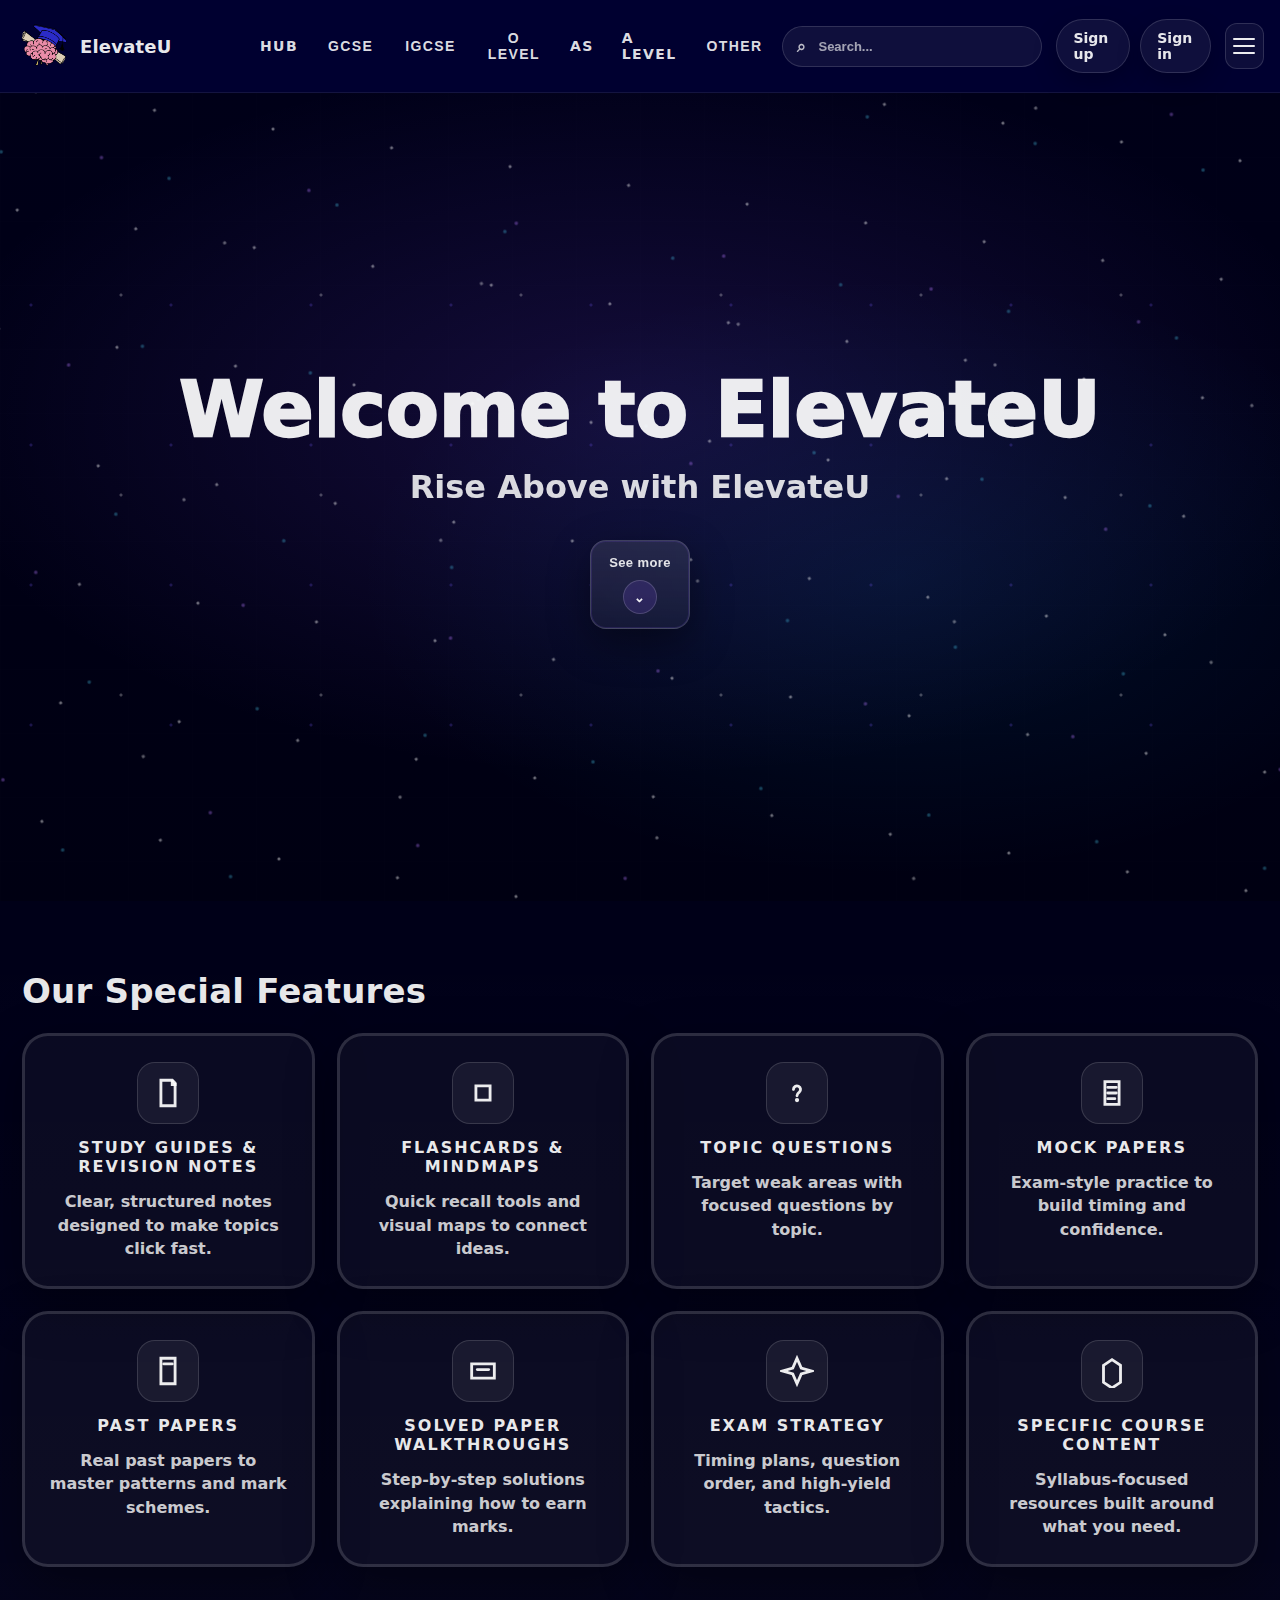
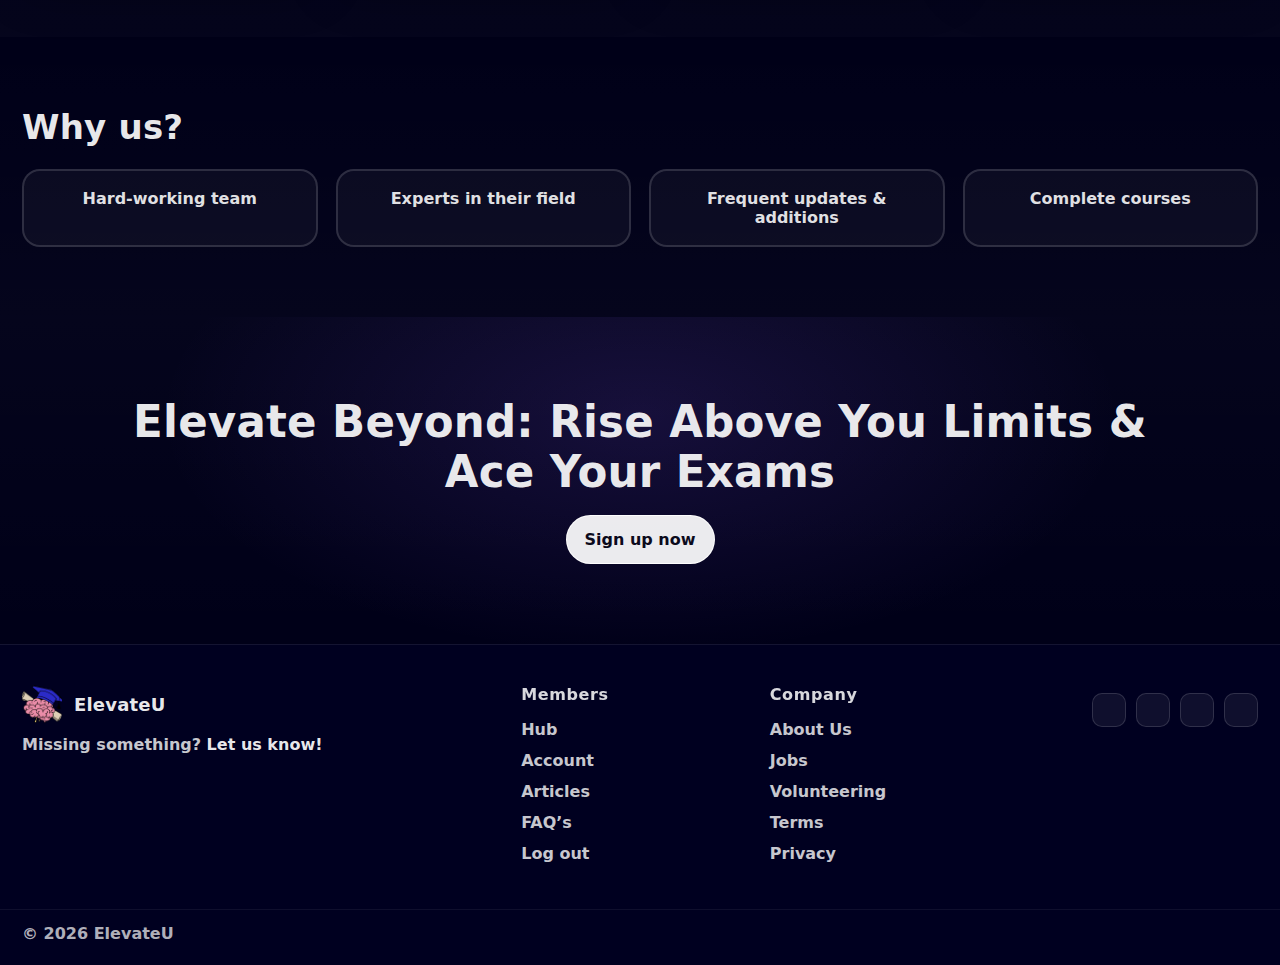
<file: index.html>
<!DOCTYPE html>
<html lang="en">
<head>
  <meta charset="UTF-8" />
  <title>ElevateU</title>
  <meta name="viewport" content="width=device-width, initial-scale=1" />
  <link rel="stylesheet" href="./styles.css" />
</head>

<body>
  <!-- HEADER -->
  <header class="eu-header">
    <div class="eu-header-inner">

      <!-- Brand -->
      <a class="eu-brand" href="/">
        <img class="eu-logo" src="./assets/elevateu-logo.png" alt="ElevateU logo">
        <span class="eu-brand-text">ElevateU</span>
      </a>

      <!-- Center Nav -->
      <nav class="eu-nav" aria-label="Primary">
        <a class="eu-nav-link" href="/hub">HUB</a>

        <!-- GCSE -->
        <div class="eu-nav-item">
          <button class="eu-nav-btn" type="button" data-dd="gcse">GCSE</button>
          <div class="eu-dropdown" id="dd-gcse" aria-label="GCSE dropdown">
            <div class="eu-dd-header">
              <div class="eu-dd-title">GCSE</div>
            </div>

            <div class="eu-dd-grid">
              <div class="eu-dd-col">
                <div class="eu-dd-subtitle">Subjects</div>
                <div class="eu-dd-scroll">
                  <a class="eu-dd-link" href="#">Biology</a>
                  <a class="eu-dd-link" href="#">Chemistry</a>
                  <a class="eu-dd-link" href="#">Combined Science</a>
                  <a class="eu-dd-link" href="#">Computer Science</a>
                  <a class="eu-dd-link" href="#">English Language</a>
                  <a class="eu-dd-link" href="#">English Literature</a>
                  <a class="eu-dd-link" href="#">French</a>
                  <a class="eu-dd-link" href="#">Geography</a>
                  <a class="eu-dd-link" href="#">German</a>
                  <a class="eu-dd-link" href="#">History</a>
                  <a class="eu-dd-link" href="#">Latin</a>
                  <a class="eu-dd-link" href="#">Mathematics</a>
                  <a class="eu-dd-link" href="#">Physical Education</a>
                  <a class="eu-dd-link" href="#">Physics</a>
                  <a class="eu-dd-link" href="#">Religious Studies</a>
                  <a class="eu-dd-link" href="#">Statistics</a>
                </div>
              </div>

              <div class="eu-dd-col">
                <div class="eu-dd-subtitle">Other Subjects (Past Papers only)</div>
                <div class="eu-dd-scroll">
                  <a class="eu-dd-link" href="#">Ancient History</a>
                  <a class="eu-dd-link" href="#">Arabic</a>
                  <a class="eu-dd-link" href="#">Art and Design</a>
                  <a class="eu-dd-link" href="#">Astronomy</a>
                  <a class="eu-dd-link" href="#">Biblical Hebrew</a>
                  <a class="eu-dd-link" href="#">Built Environment</a>
                  <a class="eu-dd-link" href="#">Business</a>
                  <a class="eu-dd-link" href="#">Chinese</a>
                  <a class="eu-dd-link" href="#">Citizenship Studies</a>
                  <a class="eu-dd-link" href="#">Classical Civilisation</a>
                  <a class="eu-dd-link" href="#">Classical Greek</a>
                  <a class="eu-dd-link" href="#">Dance</a>
                  <a class="eu-dd-link" href="#">Design and Technology</a>
                  <a class="eu-dd-link" href="#">Digital Technology</a>
                  <a class="eu-dd-link" href="#">Drama</a>
                  <a class="eu-dd-link" href="#">Electronics</a>
                  <a class="eu-dd-link" href="#">Film Studies</a>
                  <a class="eu-dd-link" href="#">Food Preparation and Nutrition</a>
                  <a class="eu-dd-link" href="#">Geology</a>
                  <a class="eu-dd-link" href="#">Greek</a>
                  <a class="eu-dd-link" href="#">Gujarati</a>
                  <a class="eu-dd-link" href="#">Health & Social Care / Children's Care</a>
                  <a class="eu-dd-link" href="#">Hebrew (Modern)</a>
                  <a class="eu-dd-link" href="#">ICT</a>
                  <a class="eu-dd-link" href="#">Italian</a>
                  <a class="eu-dd-link" href="#">Japanese</a>
                  <a class="eu-dd-link" href="#">Media Studies</a>
                  <a class="eu-dd-link" href="#">Music</a>
                  <a class="eu-dd-link" href="#">Panjabi</a>
                  <a class="eu-dd-link" href="#">Persian</a>
                  <a class="eu-dd-link" href="#">Polish</a>
                  <a class="eu-dd-link" href="#">Psychology</a>
                  <a class="eu-dd-link" href="#">Russian</a>
                  <a class="eu-dd-link" href="#">Sociology</a>
                  <a class="eu-dd-link" href="#">Spanish</a>
                  <a class="eu-dd-link" href="#">Turkish</a>
                  <a class="eu-dd-link" href="#">Urdu</a>
                  <a class="eu-dd-link" href="#">Welsh Language</a>
                </div>
              </div>
            </div>
          </div>
        </div>

        <!-- IGCSE -->
        <div class="eu-nav-item">
          <button class="eu-nav-btn" type="button" data-dd="igcse">IGCSE</button>
          <div class="eu-dropdown" id="dd-igcse" aria-label="IGCSE dropdown">
            <div class="eu-dd-header">
              <div class="eu-dd-title">IGCSE</div>
            </div>

            <div class="eu-dd-grid">
              <div class="eu-dd-col">
                <div class="eu-dd-subtitle">Subjects</div>
                <div class="eu-dd-scroll">
                  <a class="eu-dd-link" href="#">Biology</a>
                  <a class="eu-dd-link" href="#">Chemistry</a>
                  <a class="eu-dd-link" href="#">Combined/Double Science</a>
                  <a class="eu-dd-link" href="#">Computer Science</a>
                  <a class="eu-dd-link" href="#">Co-ordinated Sciences</a>
                  <a class="eu-dd-link" href="#">English - First Language</a>
                  <a class="eu-dd-link" href="#">English - Literature in English</a>
                  <a class="eu-dd-link" href="#">French</a>
                  <a class="eu-dd-link" href="#">Further Pure Mathematics</a>
                  <a class="eu-dd-link" href="#">Geography</a>
                  <a class="eu-dd-link" href="#">German</a>
                  <a class="eu-dd-link" href="#">History</a>
                  <a class="eu-dd-link" href="#">Mathematics</a>
                  <a class="eu-dd-link" href="#">Physical Education</a>
                  <a class="eu-dd-link" href="#">Physics</a>
                  <a class="eu-dd-link" href="#">Religious Studies</a>
                </div>
              </div>

              <div class="eu-dd-col">
                <div class="eu-dd-subtitle">Other Subjects (Past Papers only)</div>
                <div class="eu-dd-scroll">
                  <a class="eu-dd-link" href="#">Accounting</a>
                  <a class="eu-dd-link" href="#">Afrikaans - Second Language</a>
                  <a class="eu-dd-link" href="#">Agriculture</a>
                  <a class="eu-dd-link" href="#">Arabic - First Language</a>
                  <a class="eu-dd-link" href="#">Arabic - Foreign Language</a>
                  <a class="eu-dd-link" href="#">Art & Design</a>
                  <a class="eu-dd-link" href="#">Bangla</a>
                  <a class="eu-dd-link" href="#">Bangladesh Studies</a>
                  <a class="eu-dd-link" href="#">Bahasa Indonesia</a>
                  <a class="eu-dd-link" href="#">Business</a>
                  <a class="eu-dd-link" href="#">Business Studies</a>
                  <a class="eu-dd-link" href="#">Chinese - First Language</a>
                  <a class="eu-dd-link" href="#">Chinese - Second Language</a>
                  <a class="eu-dd-link" href="#">Commerce</a>
                  <a class="eu-dd-link" href="#">Design & Technology</a>
                  <a class="eu-dd-link" href="#">Drama</a>
                  <a class="eu-dd-link" href="#">Economics</a>
                  <a class="eu-dd-link" href="#">English (as 2nd Language)</a>
                  <a class="eu-dd-link" href="#">Greek as a First Language</a>
                  <a class="eu-dd-link" href="#">Human Biology</a>
                  <a class="eu-dd-link" href="#">ICT</a>
                  <a class="eu-dd-link" href="#">Islamic Studies</a>
                  <a class="eu-dd-link" href="#">Media Studies</a>
                  <a class="eu-dd-link" href="#">Pakistan Studies</a>
                  <a class="eu-dd-link" href="#">Psychology</a>
                  <a class="eu-dd-link" href="#">Sinhala</a>
                  <a class="eu-dd-link" href="#">Spanish - First Language</a>
                  <a class="eu-dd-link" href="#">Spanish - Foreign Language</a>
                  <a class="eu-dd-link" href="#">Swahili</a>
                  <a class="eu-dd-link" href="#">Tamil</a>
                  <a class="eu-dd-link" href="#">Travel & Tourism</a>
                </div>
              </div>
            </div>
          </div>
        </div>

        <!-- O LEVEL -->
        <div class="eu-nav-item">
          <button class="eu-nav-btn" type="button" data-dd="olevel">O LEVEL</button>
          <div class="eu-dropdown" id="dd-olevel" aria-label="O Level dropdown">
            <div class="eu-dd-header">
              <div class="eu-dd-title">O LEVEL</div>
            </div>

            <div class="eu-dd-grid">
              <div class="eu-dd-col">
                <div class="eu-dd-subtitle">Subjects</div>
                <div class="eu-dd-scroll">
                  <a class="eu-dd-link" href="#">Accounting - 7707</a>
                  <a class="eu-dd-link" href="#">Additional Mathematics - 4037</a>
                  <a class="eu-dd-link" href="#">Biology - 5090</a>
                  <a class="eu-dd-link" href="#">Business - 7081</a>
                  <a class="eu-dd-link" href="#">Business Studies - 7115</a>
                  <a class="eu-dd-link" href="#">Chemistry - 5070</a>
                  <a class="eu-dd-link" href="#">Combined Science - 5129</a>
                  <a class="eu-dd-link" href="#">Computer Science - 2210</a>
                  <a class="eu-dd-link" href="#">Economics - 2281</a>
                  <a class="eu-dd-link" href="#">English Language - 1123</a>
                  <a class="eu-dd-link" href="#">French - 3015</a>
                  <a class="eu-dd-link" href="#">Geography - 2217</a>
                  <a class="eu-dd-link" href="#">History - 2147</a>
                  <a class="eu-dd-link" href="#">Literature in English - 2010</a>
                  <a class="eu-dd-link" href="#">Mathematics (Syllabus D) - 4024</a>
                  <a class="eu-dd-link" href="#">Physics - 5054</a>
                  <a class="eu-dd-link" href="#">Religious Studies - 2048</a>
                  <a class="eu-dd-link" href="#">Statistics - 4040</a>
                </div>
              </div>

              <div class="eu-dd-col">
                <div class="eu-dd-subtitle">Other Subjects (Past Papers only)</div>
                <div class="eu-dd-scroll">
                  <a class="eu-dd-link" href="#">Agriculture - 5038</a>
                  <a class="eu-dd-link" href="#">Arabic - 3180</a>
                  <a class="eu-dd-link" href="#">Art & Design - 6090</a>
                  <a class="eu-dd-link" href="#">Bangladesh Studies - 7094</a>
                  <a class="eu-dd-link" href="#">Bengali - 3204</a>
                  <a class="eu-dd-link" href="#">Biblical Studies - 2035</a>
                  <a class="eu-dd-link" href="#">Commerce - 7100</a>
                  <a class="eu-dd-link" href="#">Design & Technology - 6043</a>
                  <a class="eu-dd-link" href="#">Environmental Management - 5014</a>
                  <a class="eu-dd-link" href="#">Fashion & Textiles - 6130</a>
                  <a class="eu-dd-link" href="#">Food & Nutrition - 6065</a>
                  <a class="eu-dd-link" href="#">Global Perspectives - 2069</a>
                  <a class="eu-dd-link" href="#">Hinduism - 2055</a>
                  <a class="eu-dd-link" href="#">Islamic Studies - 2068</a>
                  <a class="eu-dd-link" href="#">Islamiyat - 2058</a>
                  <a class="eu-dd-link" href="#">Marine Science - 5180</a>
                  <a class="eu-dd-link" href="#">Pakistan Studies - 2059</a>
                  <a class="eu-dd-link" href="#">Sociology - 2251</a>
                  <a class="eu-dd-link" href="#">Tamil - 3226</a>
                  <a class="eu-dd-link" href="#">Travel & Tourism - 7096</a>
                  <a class="eu-dd-link" href="#">Urdu - First Language - 3247</a>
                  <a class="eu-dd-link" href="#">Urdu - Second Language - 3248</a>
                </div>
              </div>
            </div>
          </div>
        </div>

        <a class="eu-nav-link" href="/as">AS</a>
        <a class="eu-nav-link" href="/a-level">A LEVEL</a>

        <!-- OTHER -->
        <div class="eu-nav-item">
          <button class="eu-nav-btn" type="button" data-dd="other">OTHER</button>
          <div class="eu-dropdown" id="dd-other" aria-label="Other dropdown">
            <div class="eu-dd-header">
              <div class="eu-dd-title">Other</div>
            </div>

            <div class="eu-dd-grid">
              <div class="eu-dd-col">
                <div class="eu-dd-subtitle">Level 2</div>
                <div class="eu-dd-scroll">
                  <a class="eu-dd-link" href="#">AQA Further Maths</a>
                  <a class="eu-dd-link" href="#">WJEC Additional Maths</a>
                </div>

                <div class="eu-dd-divider"></div>

                <div class="eu-dd-subtitle">Level 3</div>
                <div class="eu-dd-scroll">
                  <a class="eu-dd-link" href="#">OCR FSMQ Additional Maths</a>
                </div>
              </div>

              <div class="eu-dd-col">
                <div class="eu-dd-subtitle">Locked</div>
                <div class="eu-dd-scroll">
                  <a class="eu-dd-link locked" href="#"><span class="lock">🔒</span> University Advice</a>
                  <a class="eu-dd-link locked" href="#"><span class="lock">🔒</span> Admissions Test</a>
                  <a class="eu-dd-link locked" href="#"><span class="lock">🔒</span> Personal Statement</a>
                  <a class="eu-dd-link locked" href="#"><span class="lock">🔒</span> Interviews</a>
                </div>
              </div>
            </div>

          </div>
        </div>
      </nav>

      <!-- Right side -->
      <div class="eu-right">
        <div class="eu-search">
          <span class="eu-search-icon" aria-hidden="true">⌕</span>
          <input class="eu-search-input" type="search" placeholder="Search..." aria-label="Search">
        </div>

        <!-- ✅ Sign up always goes to /sign-up -->
        <div class="eu-auth">
          <a class="eu-auth-link" href="./sign-up.html">Sign up</a>
          <a class="eu-auth-link" href="/sign-in">Sign in</a>
        </div>

        <button class="eu-burger" id="euBurger" type="button" aria-label="Menu" aria-expanded="false">
          <span></span><span></span><span></span>
        </button>
      </div>
    </div>

    <!-- Drawer -->
    <div class="eu-drawer" id="euDrawer" aria-hidden="true">
      <div class="eu-drawer-inner">
        <div class="eu-drawer-section">
          <div class="eu-drawer-title">Menu</div>
          <a class="eu-drawer-link" href="/hub">Hub</a>
          <a class="eu-drawer-link" href="/articles">Articles</a>
          <a class="eu-drawer-link" href="/about">About Us</a>
          <a class="eu-drawer-link" href="/contact">Contact Us</a>
          <a class="eu-drawer-link" href="/faqs">FAQ’s</a>
          <a class="eu-drawer-link" href="/support-volunteering">Support & Volunteering</a>
          <a class="eu-drawer-link" href="/suggestions">Suggestions</a>
          <a class="eu-drawer-link" href="/news">News and Updates Page</a>
          <a class="eu-drawer-link" href="/privacy-terms">Privacy Policy and Terms of Service Page</a>
        </div>

        <div class="eu-drawer-section">
          <div class="eu-drawer-title">Account</div>
          <a class="eu-drawer-link" href="./sign-up.html">Sign up</a>
          <a class="eu-drawer-link" href="/sign-in">Sign in</a>
        </div>
      </div>
    </div>
  </header>

  <!-- HERO -->
  <section class="eu-hero">
    <div class="eu-hero-inner">
      <h1 class="eu-hero-title">Welcome to ElevateU</h1>
      <div class="eu-hero-kicker">Rise Above with ElevateU</div>

      <button class="eu-scroll" type="button" data-scrollto="#features">
        <span class="eu-scroll-text">See more</span>
        <span class="eu-scroll-arrow" aria-hidden="true">⌄</span>
      </button>
    </div>
  </section>

  <!-- FEATURES -->
  <section class="eu-section" id="features">
    <div class="eu-container">
      <h2 class="eu-h2">Our Special Features</h2>

      <!-- ✅ ALL 8 CARDS NOW LINK TO /sign-up -->
      <div class="eu-cards">
        <a class="eu-card" href="./sign-up.html">
          <div class="eu-card-icon" aria-hidden="true">
            <svg viewBox="0 0 24 24" fill="none">
              <path d="M7 3h8l2 2v16H7V3Z" stroke="currentColor" stroke-width="2" />
              <path d="M15 3v3h3" stroke="currentColor" stroke-width="2" />
            </svg>
          </div>
          <div class="eu-card-title">Study Guides & Revision Notes</div>
          <div class="eu-card-text">Clear, structured notes designed to make topics click fast.</div>
        </a>

        <a class="eu-card" href="./sign-up.html">
          <div class="eu-card-icon" aria-hidden="true">
            <svg viewBox="0 0 24 24" fill="none">
              <path d="M7 7h10v10H7V7Z" stroke="currentColor" stroke-width="2"/>
            </svg>
          </div>
          <div class="eu-card-title">Flashcards & Mindmaps</div>
          <div class="eu-card-text">Quick recall tools and visual maps to connect ideas.</div>
        </a>

        <a class="eu-card" href="./sign-up.html">
          <div class="eu-card-icon" aria-hidden="true">
            <svg viewBox="0 0 24 24" fill="none">
              <path d="M12 17h.01" stroke="currentColor" stroke-width="3" stroke-linecap="round"/>
              <path d="M9.5 9.5a2.5 2.5 0 1 1 4.1 1.9c-.8.6-1.6 1.2-1.6 2.6" stroke="currentColor" stroke-width="2" stroke-linecap="round"/>
            </svg>
          </div>
          <div class="eu-card-title">Topic Questions</div>
          <div class="eu-card-text">Target weak areas with focused questions by topic.</div>
        </a>

        <a class="eu-card" href="./sign-up.html">
          <div class="eu-card-icon" aria-hidden="true">
            <svg viewBox="0 0 24 24" fill="none">
              <path d="M7 4h10v16H7V4Z" stroke="currentColor" stroke-width="2"/>
              <path d="M9 8h6M9 12h6M9 16h5" stroke="currentColor" stroke-width="2" stroke-linecap="round"/>
            </svg>
          </div>
          <div class="eu-card-title">Mock Papers</div>
          <div class="eu-card-text">Exam-style practice to build timing and confidence.</div>
        </a>

        <a class="eu-card" href="./sign-up.html">
          <div class="eu-card-icon" aria-hidden="true">
            <svg viewBox="0 0 24 24" fill="none">
              <path d="M7 3h10v18H7V3Z" stroke="currentColor" stroke-width="2"/>
              <path d="M9 7h6" stroke="currentColor" stroke-width="2" stroke-linecap="round"/>
            </svg>
          </div>
          <div class="eu-card-title">Past Papers</div>
          <div class="eu-card-text">Real past papers to master patterns and mark schemes.</div>
        </a>

        <a class="eu-card" href="./sign-up.html">
          <div class="eu-card-icon" aria-hidden="true">
            <svg viewBox="0 0 24 24" fill="none">
              <path d="M4 7h16v10H4V7Z" stroke="currentColor" stroke-width="2"/>
              <path d="M8 11h8" stroke="currentColor" stroke-width="2" stroke-linecap="round"/>
            </svg>
          </div>
          <div class="eu-card-title">Solved Paper Walkthroughs</div>
          <div class="eu-card-text">Step-by-step solutions explaining how to earn marks.</div>
        </a>

        <a class="eu-card" href="./sign-up.html">
          <div class="eu-card-icon" aria-hidden="true">
            <svg viewBox="0 0 24 24" fill="none">
              <path d="M12 3l3 7 7 2-7 2-3 7-3-7-7-2 7-2 3-7Z" stroke="currentColor" stroke-width="2"/>
            </svg>
          </div>
          <div class="eu-card-title">Exam Strategy</div>
          <div class="eu-card-text">Timing plans, question order, and high-yield tactics.</div>
        </a>

        <a class="eu-card" href="./sign-up.html">
          <div class="eu-card-icon" aria-hidden="true">
            <svg viewBox="0 0 24 24" fill="none">
              <path d="M6 8l6-4 6 4v12l-6 4-6-4V8Z" stroke="currentColor" stroke-width="2"/>
            </svg>
          </div>
          <div class="eu-card-title">Specific Course Content</div>
          <div class="eu-card-text">Syllabus-focused resources built around what you need.</div>
        </a>
      </div>
    </div>
  </section>

  <!-- WHY US -->
  <section class="eu-section">
    <div class="eu-container">
      <h2 class="eu-h2">Why us?</h2>

      <div class="eu-why-grid">
        <div class="eu-why-box">Hard-working team</div>
        <div class="eu-why-box">Experts in their field</div>
        <div class="eu-why-box">Frequent updates & additions</div>
        <div class="eu-why-box">Complete courses</div>
      </div>
    </div>
  </section>

  <!-- CTA -->
  <section class="eu-cta">
    <div class="eu-cta-inner">
      <h2 class="eu-cta-title">Elevate Beyond: Rise Above You Limits & Ace Your Exams</h2>
      <!-- ✅ CTA now definitely links to /sign-up -->
      <a class="eu-cta-btn" href="./sign-up.html">Sign up now</a>
    </div>
  </section>

  <!-- FOOTER -->
  <footer class="eu-footer">
    <div class="eu-footer-inner">
      <div>
        <div class="eu-footer-logoRow">
          <img class="eu-footer-logo" src="./assets/elevateu-logo.png" alt="ElevateU logo">
          <div class="eu-footer-brand">ElevateU</div>
        </div>
        <div class="eu-footer-note">Missing something? <a href="/suggestions">Let us know!</a></div>
      </div>

      <div class="eu-footer-cols">
        <div>
          <div class="eu-footer-title">Members</div>
          <a class="eu-footer-link" href="/hub">Hub</a>
          <a class="eu-footer-link" href="/account">Account</a>
          <a class="eu-footer-link" href="/articles">Articles</a>
          <a class="eu-footer-link" href="/faqs">FAQ’s</a>
          <a class="eu-footer-link" href="/sign-in">Log out</a>
        </div>

        <div>
          <div class="eu-footer-title">Company</div>
          <a class="eu-footer-link" href="/about">About Us</a>
          <a class="eu-footer-link" href="/jobs">Jobs</a>
          <a class="eu-footer-link" href="/support-volunteering">Volunteering</a>
          <a class="eu-footer-link" href="/privacy-terms">Terms</a>
          <a class="eu-footer-link" href="/privacy-terms">Privacy</a>
        </div>
      </div>

      <div>
        <div class="eu-social-row">
          <a class="eu-social" href="#" aria-label="Social 1"></a>
          <a class="eu-social" href="#" aria-label="Social 2"></a>
          <a class="eu-social" href="#" aria-label="Social 3"></a>
          <a class="eu-social" href="#" aria-label="Social 4"></a>
        </div>
      </div>
    </div>

    <div class="eu-footer-bottom">© <span id="year"></span> ElevateU</div>
  </footer>

  <script>
    // year
    document.getElementById("year").textContent = new Date().getFullYear();

    // smooth scroll
    document.addEventListener("click", (e) => {
      const btn = e.target.closest("[data-scrollto]");
      if(btn){
        const sel = btn.getAttribute("data-scrollto");
        const el = document.querySelector(sel);
        if(el) el.scrollIntoView({behavior:"smooth"});
      }
    });

    // hamburger drawer
    const burger = document.getElementById("euBurger");
    const drawer = document.getElementById("euDrawer");

    burger.addEventListener("click", () => {
      const open = drawer.classList.toggle("show");
      burger.classList.toggle("open", open);
      burger.setAttribute("aria-expanded", String(open));
      drawer.setAttribute("aria-hidden", String(!open));
    });

    // dropdowns
    const ddButtons = document.querySelectorAll("[data-dd]");
    const dropdowns = new Map();
    ddButtons.forEach(btn => {
      const key = btn.getAttribute("data-dd");
      const dd = document.getElementById("dd-" + key);
      if(dd) dropdowns.set(btn, dd);
    });

    function closeAllDropdowns(){
      dropdowns.forEach((dd, btn) => {
        dd.classList.remove("show");
        btn.classList.remove("is-open");
      });
    }

    ddButtons.forEach(btn => {
      btn.addEventListener("click", (e) => {
        e.stopPropagation();
        const dd = dropdowns.get(btn);
        const isOpen = dd.classList.contains("show");
        closeAllDropdowns();
        if(!isOpen){
          dd.classList.add("show");
          btn.classList.add("is-open");
        }
      });
    });

    // close dropdowns on outside click / escape
    document.addEventListener("click", () => closeAllDropdowns());
    document.addEventListener("keydown", (e) => {
      if(e.key === "Escape"){
        closeAllDropdowns();
        drawer.classList.remove("show");
        burger.classList.remove("open");
        burger.setAttribute("aria-expanded", "false");
        drawer.setAttribute("aria-hidden", "true");
      }
    });

    // prevent clicks inside dropdown from closing
    dropdowns.forEach((dd) => {
      dd.addEventListener("click", (e) => e.stopPropagation());
    });
  </script>
</body>
</html>
</file>
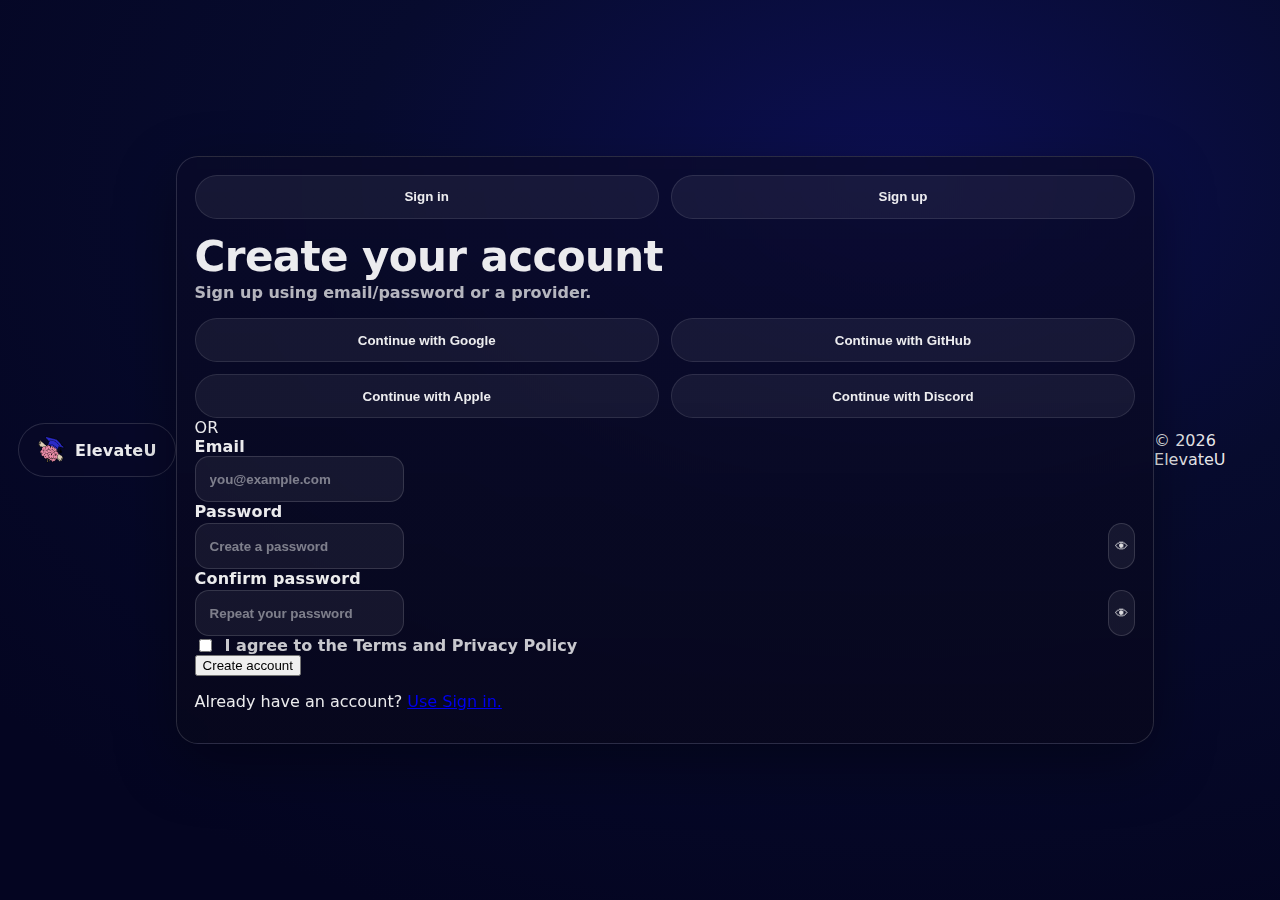
<file: auth.html>
<!DOCTYPE html>
<html lang="en">
<head>
  <meta charset="UTF-8" />
  <title>ElevateU • Auth</title>
  <meta name="viewport" content="width=device-width, initial-scale=1" />
  <link rel="stylesheet" href="./auth.css" />
</head>
<body>

  <main class="auth-page">
    <div class="auth-topbrand">
      <a class="auth-brand" href="./index.html" aria-label="Back to ElevateU">
        <img src="./assets/elevateu-logo.png" alt="ElevateU logo" />
        <span>ElevateU</span>
      </a>
    </div>

    <section class="auth-card" aria-label="Authentication">
      <div class="auth-tabs" role="tablist" aria-label="Auth tabs">
        <button class="auth-tab" type="button" id="tab-signin" role="tab" aria-selected="false" aria-controls="panel-signin">
          Sign in
        </button>
        <button class="auth-tab" type="button" id="tab-signup" role="tab" aria-selected="false" aria-controls="panel-signup">
          Sign up
        </button>
      </div>

      <h1 class="auth-title" id="authTitle">Create your account</h1>
      <p class="auth-subtitle" id="authSubtitle">Sign up using email/password or a provider.</p>

      <!-- Provider buttons (wire these to your auth provider code later) -->
      <div class="auth-providers">
        <button class="auth-provider" type="button" id="btnGoogle">Continue with Google</button>
        <button class="auth-provider" type="button" id="btnGithub">Continue with GitHub</button>
        <button class="auth-provider" type="button" id="btnApple">Continue with Apple</button>
        <button class="auth-provider" type="button" id="btnDiscord">Continue with Discord</button>
      </div>

      <div class="auth-divider"><span>OR</span></div>

      <!-- SIGN UP -->
      <div class="auth-panel" id="panel-signup" role="tabpanel" aria-labelledby="tab-signup" hidden>
        <label class="auth-label">Email</label>
        <input class="auth-input" type="email" placeholder="you@example.com" autocomplete="email" />

        <label class="auth-label">Password</label>
        <div class="auth-row">
          <input class="auth-input" type="password" placeholder="Create a password" autocomplete="new-password" />
          <button class="auth-eye" type="button" aria-label="Toggle password">👁</button>
        </div>

        <label class="auth-label">Confirm password</label>
        <div class="auth-row">
          <input class="auth-input" type="password" placeholder="Repeat your password" autocomplete="new-password" />
          <button class="auth-eye" type="button" aria-label="Toggle password">👁</button>
        </div>

        <label class="auth-check">
          <input type="checkbox" />
          <span>I agree to the Terms and Privacy Policy</span>
        </label>

        <button class="auth-primary" type="button">Create account</button>

        <p class="auth-bottom">
          Already have an account? <a href="./auth.html#signin">Use Sign in.</a>
        </p>
      </div>

      <!-- SIGN IN -->
      <div class="auth-panel" id="panel-signin" role="tabpanel" aria-labelledby="tab-signin" hidden>
        <label class="auth-label">Email</label>
        <input class="auth-input" type="email" placeholder="you@example.com" autocomplete="email" />

        <label class="auth-label">Password</label>
        <div class="auth-row">
          <input class="auth-input" type="password" placeholder="Enter your password" autocomplete="current-password" />
          <button class="auth-eye" type="button" aria-label="Toggle password">👁</button>
        </div>

        <div class="auth-meta">
          <label class="auth-check small">
            <input type="checkbox" />
            <span>Remember me</span>
          </label>
          <a class="auth-link" href="#">Forgot password?</a>
        </div>

        <button class="auth-primary" type="button">Sign in</button>

        <p class="auth-bottom">
          New here? <a href="./auth.html#signup">Create an account.</a>
        </p>
      </div>
    </section>

    <footer class="auth-footer">© <span id="year"></span> ElevateU</footer>
  </main>

  <script>
    document.getElementById("year").textContent = new Date().getFullYear();

    const tabSignin = document.getElementById("tab-signin");
    const tabSignup = document.getElementById("tab-signup");
    const panelSignin = document.getElementById("panel-signin");
    const panelSignup = document.getElementById("panel-signup");

    const title = document.getElementById("authTitle");
    const subtitle = document.getElementById("authSubtitle");

    function show(mode) {
      const isSignup = mode === "signup";

      tabSignup.setAttribute("aria-selected", String(isSignup));
      tabSignin.setAttribute("aria-selected", String(!isSignup));

      panelSignup.hidden = !isSignup;
      panelSignin.hidden = isSignup;

      title.textContent = isSignup ? "Create your account" : "Welcome back";
      subtitle.textContent = isSignup
        ? "Sign up using email/password or a provider."
        : "Sign in using email/password or a provider.";
    }

    function modeFromHash() {
      const h = (location.hash || "").toLowerCase();
      if (h.includes("signin")) return "signin";
      return "signup"; // default
    }

    // Tabs click
    tabSignup.addEventListener("click", () => (location.hash = "signup"));
    tabSignin.addEventListener("click", () => (location.hash = "signin"));

    // Always react to hash changes (THIS is what fixes “works from some pages only”)
    window.addEventListener("hashchange", () => show(modeFromHash()));

    // Initial
    show(modeFromHash());
  </script>
</body>
</html>
</file>
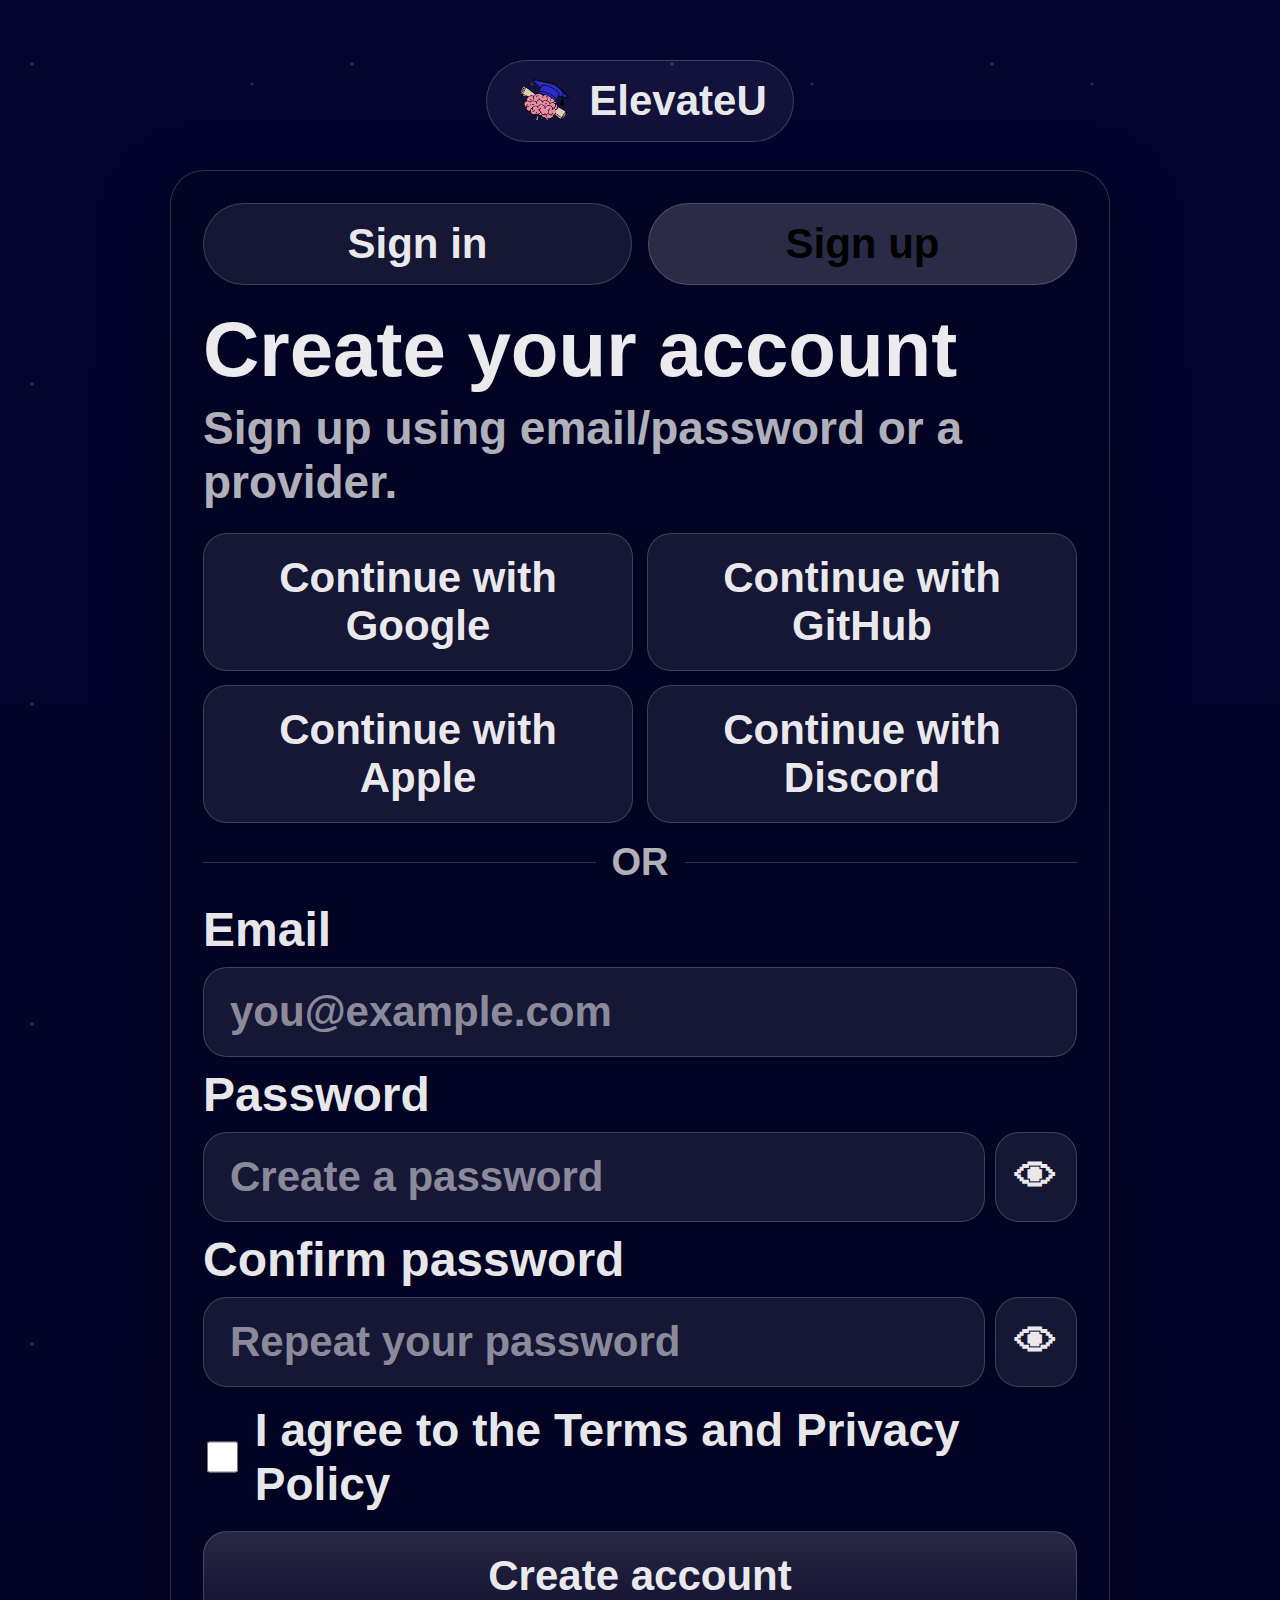
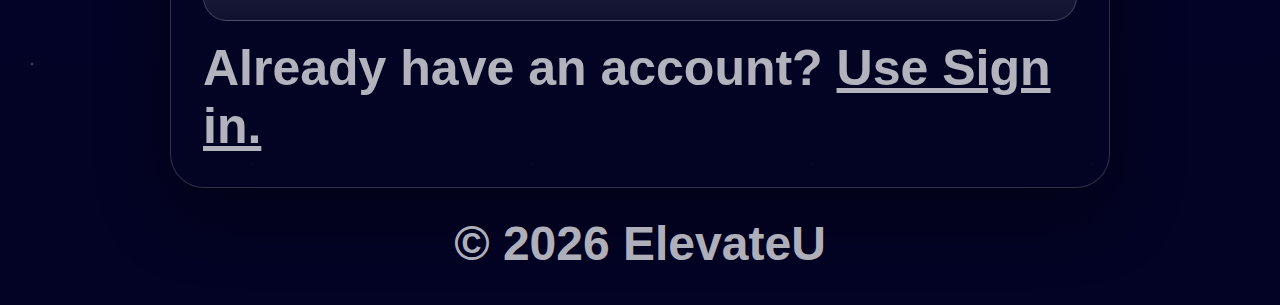
<file: sign-up.html>
<!DOCTYPE html>
<html lang="en">
<head>
  <meta charset="UTF-8" />
  <meta name="viewport" content="width=device-width, initial-scale=1" />
  <title>ElevateU | Sign up</title>
  <link rel="stylesheet" href="./sign-up.css" />
</head>
<body>
  <div class="auth-page">
    <a class="brand-pill" href="./index.html" aria-label="Back to home">
      <img src="./assets/elevateu-logo.png" alt="ElevateU logo" />
      <span>ElevateU</span>
    </a>

    <main class="card" role="main">
      <div class="tabs" role="tablist" aria-label="Authentication mode">
        <a class="tab" href="./auth.html">Sign in</a>
        <button class="tab is-active" type="button" aria-selected="true">Sign up</button>
      </div>

      <h1>Create your account</h1>
      <p class="subtitle">Sign up using email/password or a provider.</p>

      <div class="provider-grid">
        <button type="button" class="provider-btn">Continue with Google</button>
        <button type="button" class="provider-btn">Continue with GitHub</button>
        <button type="button" class="provider-btn">Continue with Apple</button>
        <button type="button" class="provider-btn">Continue with Discord</button>
      </div>

      <div class="divider"><span>OR</span></div>

      <form class="signup-form" novalidate>
        <label for="email">Email</label>
        <input id="email" type="email" placeholder="you@example.com" required />

        <label for="password">Password</label>
        <div class="password-row">
          <input id="password" type="password" placeholder="Create a password" required minlength="6" />
          <button type="button" class="eye" data-toggle="password" aria-label="Show password">👁</button>
        </div>

        <label for="confirmPassword">Confirm password</label>
        <div class="password-row">
          <input id="confirmPassword" type="password" placeholder="Repeat your password" required minlength="6" />
          <button type="button" class="eye" data-toggle="confirmPassword" aria-label="Show password">👁</button>
        </div>

        <label class="checkbox-row" for="agree">
          <input id="agree" type="checkbox" required />
          <span>I agree to the Terms and Privacy Policy</span>
        </label>

        <button class="create-btn" type="submit">Create account</button>
      </form>

      <p class="footnote">Already have an account? <a href="./auth.html">Use Sign in.</a></p>
    </main>

    <footer>© <span id="year"></span> ElevateU</footer>
  </div>

  <script>
    document.getElementById("year").textContent = new Date().getFullYear();

    document.querySelectorAll("[data-toggle]").forEach((button) => {
      button.addEventListener("click", () => {
        const input = document.getElementById(button.dataset.toggle);
        if (!input) return;
        const reveal = input.type === "password";
        input.type = reveal ? "text" : "password";
        button.setAttribute("aria-label", reveal ? "Hide password" : "Show password");
      });
    });
  </script>
</body>
</html>
</file>
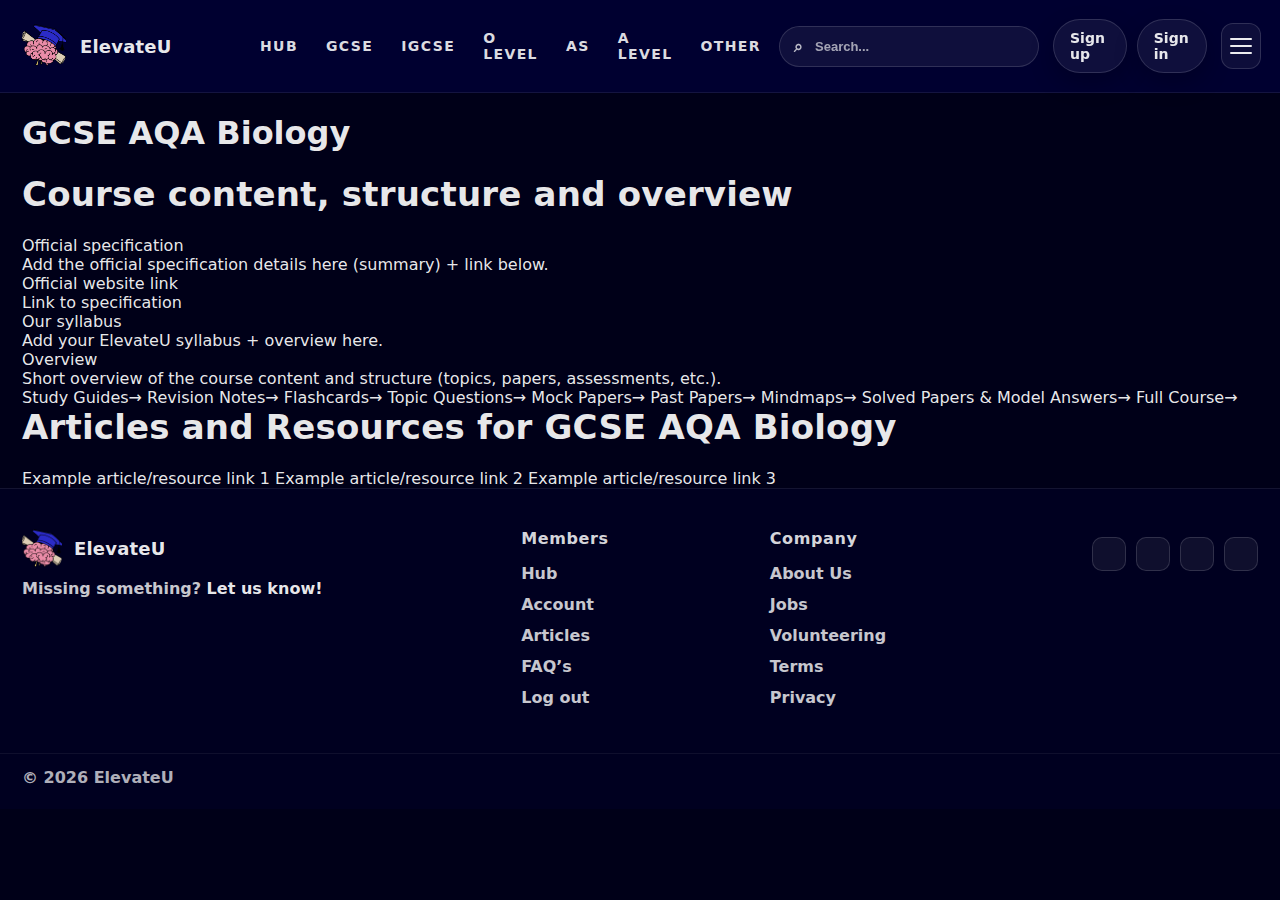
<file: subject.html>
<!DOCTYPE html>
<html lang="en">
<head>
  <meta charset="UTF-8" />
  <title>ElevateU</title>
  <meta name="viewport" content="width=device-width, initial-scale=1" />
  <link rel="stylesheet" href="./styles.css" />
</head>

<body>
  <!-- HEADER (same as index, unchanged) -->
  <header class="eu-header">
    <div class="eu-header-inner">

      <a class="eu-brand" href="./index.html">
        <img class="eu-logo" src="./assets/elevateu-logo.png" alt="ElevateU logo">
        <span class="eu-brand-text">ElevateU</span>
      </a>

      <nav class="eu-nav" aria-label="Primary">
        <a class="eu-nav-link" href="/hub">HUB</a>
        <a class="eu-nav-link" href="./index.html">GCSE</a>
        <a class="eu-nav-link" href="./index.html">IGCSE</a>
        <a class="eu-nav-link" href="./index.html">O LEVEL</a>
        <a class="eu-nav-link" href="/as">AS</a>
        <a class="eu-nav-link" href="/a-level">A LEVEL</a>
        <a class="eu-nav-link" href="./index.html">OTHER</a>
      </nav>

      <div class="eu-right">
        <div class="eu-search">
          <span class="eu-search-icon" aria-hidden="true">⌕</span>
          <input class="eu-search-input" type="search" placeholder="Search..." aria-label="Search">
        </div>

        <div class="eu-auth">
          <a class="eu-auth-link" href="/sign-up">Sign up</a>
          <a class="eu-auth-link" href="/sign-in">Sign in</a>
        </div>

        <button class="eu-burger" id="euBurger" type="button" aria-label="Menu" aria-expanded="false">
          <span></span><span></span><span></span>
        </button>
      </div>
    </div>

    <div class="eu-drawer" id="euDrawer" aria-hidden="true">
      <div class="eu-drawer-inner">
        <div class="eu-drawer-section">
          <div class="eu-drawer-title">Menu</div>
          <a class="eu-drawer-link" href="/hub">Hub</a>
          <a class="eu-drawer-link" href="/articles">Articles</a>
          <a class="eu-drawer-link" href="/about">About Us</a>
          <a class="eu-drawer-link" href="/contact">Contact Us</a>
          <a class="eu-drawer-link" href="/faqs">FAQ’s</a>
          <a class="eu-drawer-link" href="/support-volunteering">Support & Volunteering</a>
          <a class="eu-drawer-link" href="/suggestions">Suggestions</a>
          <a class="eu-drawer-link" href="/news">News and Updates Page</a>
          <a class="eu-drawer-link" href="/privacy-terms">Privacy Policy and Terms of Service Page</a>
        </div>

        <div class="eu-drawer-section">
          <div class="eu-drawer-title">Account</div>
          <a class="eu-drawer-link" href="/sign-up">Sign up</a>
          <a class="eu-drawer-link" href="/sign-in">Sign in</a>
        </div>
      </div>
    </div>
  </header>

  <!-- SUBJECT PAGE CONTENT -->
  <main class="eu-subjectPage">
    <div class="eu-container">
      <!-- Title (formatted exactly as you want) -->
      <h1 class="eu-subjectTitle" id="pageTitle">GCSE AQA Biology</h1>

      <!-- Course content section -->
      <section class="eu-subjectBlock">
        <h2 class="eu-h2 eu-h2-tight">Course content, structure and overview</h2>

        <div class="eu-specBox">
          <div class="eu-specRow">
            <div class="eu-specLabel">Official specification</div>
            <div class="eu-specText">
              Add the official specification details here (summary) + link below.
            </div>
          </div>

          <div class="eu-specRow">
            <div class="eu-specLabel">Official website link</div>
            <div class="eu-specText">
              <a href="#" class="eu-specLink" id="specLink" target="_blank" rel="noopener">Link to specification</a>
            </div>
          </div>

          <div class="eu-specRow">
            <div class="eu-specLabel">Our syllabus</div>
            <div class="eu-specText">
              Add your ElevateU syllabus + overview here.
            </div>
          </div>

          <div class="eu-specRow">
            <div class="eu-specLabel">Overview</div>
            <div class="eu-specText">
              Short overview of the course content and structure (topics, papers, assessments, etc.).
            </div>
          </div>
        </div>
      </section>

      <!-- 3x3 buttons -->
      <section class="eu-subjectBlock">
        <div class="eu-grid9">
          <a class="eu-tile" href="#"><span>Study Guides</span><span class="eu-tileArrow">→</span></a>
          <a class="eu-tile" href="#"><span>Revision Notes</span><span class="eu-tileArrow">→</span></a>
          <a class="eu-tile" href="#"><span>Flashcards</span><span class="eu-tileArrow">→</span></a>

          <a class="eu-tile" href="#"><span>Topic Questions</span><span class="eu-tileArrow">→</span></a>
          <a class="eu-tile" href="#"><span>Mock Papers</span><span class="eu-tileArrow">→</span></a>
          <a class="eu-tile" href="#"><span>Past Papers</span><span class="eu-tileArrow">→</span></a>

          <a class="eu-tile" href="#"><span>Mindmaps</span><span class="eu-tileArrow">→</span></a>
          <a class="eu-tile" href="#"><span>Solved Papers &amp; Model Answers</span><span class="eu-tileArrow">→</span></a>
          <a class="eu-tile" href="#"><span>Full Course</span><span class="eu-tileArrow">→</span></a>
        </div>
      </section>

      <!-- Articles -->
      <section class="eu-subjectBlock">
        <h2 class="eu-h2 eu-h2-tight" id="articlesHeading">Articles and Resources for GCSE AQA Biology</h2>

        <div class="eu-articlesBox">
          <a class="eu-article" href="#">Example article/resource link 1</a>
          <a class="eu-article" href="#">Example article/resource link 2</a>
          <a class="eu-article" href="#">Example article/resource link 3</a>
        </div>
      </section>
    </div>
  </main>

  <!-- FOOTER (same style as index, unchanged) -->
  <footer class="eu-footer">
    <div class="eu-footer-inner">
      <div>
        <div class="eu-footer-logoRow">
          <img class="eu-footer-logo" src="./assets/elevateu-logo.png" alt="ElevateU logo">
          <div class="eu-footer-brand">ElevateU</div>
        </div>
        <div class="eu-footer-note">Missing something? <a href="/suggestions">Let us know!</a></div>
      </div>

      <div class="eu-footer-cols">
        <div>
          <div class="eu-footer-title">Members</div>
          <a class="eu-footer-link" href="/hub">Hub</a>
          <a class="eu-footer-link" href="/account">Account</a>
          <a class="eu-footer-link" href="/articles">Articles</a>
          <a class="eu-footer-link" href="/faqs">FAQ’s</a>
          <a class="eu-footer-link" href="/sign-in">Log out</a>
        </div>

        <div>
          <div class="eu-footer-title">Company</div>
          <a class="eu-footer-link" href="/about">About Us</a>
          <a class="eu-footer-link" href="/jobs">Jobs</a>
          <a class="eu-footer-link" href="/support-volunteering">Volunteering</a>
          <a class="eu-footer-link" href="/privacy-terms">Terms</a>
          <a class="eu-footer-link" href="/privacy-terms">Privacy</a>
        </div>
      </div>

      <div>
        <div class="eu-social-row">
          <a class="eu-social" href="#" aria-label="Social 1"></a>
          <a class="eu-social" href="#" aria-label="Social 2"></a>
          <a class="eu-social" href="#" aria-label="Social 3"></a>
          <a class="eu-social" href="#" aria-label="Social 4"></a>
        </div>
      </div>
    </div>

    <div class="eu-footer-bottom">© <span id="year"></span> ElevateU</div>
  </footer>

  <script>
    // year
    document.getElementById("year").textContent = new Date().getFullYear();

    // hamburger drawer
    const burger = document.getElementById("euBurger");
    const drawer = document.getElementById("euDrawer");

    if(burger && drawer){
      burger.addEventListener("click", () => {
        const open = drawer.classList.toggle("show");
        burger.classList.toggle("open", open);
        burger.setAttribute("aria-expanded", String(open));
        drawer.setAttribute("aria-hidden", String(!open));
      });
    }

    // Page title from URL params
    const params = new URLSearchParams(location.search);
    const level = (params.get("level") || "GCSE").toUpperCase();
    const board = (params.get("board") || "AQA").toUpperCase();
    const subject = params.get("subject") || "Biology";

    const formatted = `${level} ${board} ${subject}`;
    document.title = formatted + " | ElevateU";
    document.getElementById("pageTitle").textContent = formatted;
    document.getElementById("articlesHeading").textContent = `Articles and Resources for ${formatted}`;

    // OPTIONAL: auto-spec link placeholders (you can replace later)
    const specLink = document.getElementById("specLink");
    if(specLink){
      specLink.href = "#";
      specLink.textContent = "Link to specification";
    }
  </script>
</body>
</html>
</file>
<file: styles.css>
:root{
  --bg0:#000018;
  --bg1:#000030;
  --bg2:#07003f;

  --text: rgba(255,255,255,.92);
  --muted: rgba(255,255,255,.74);

  --panel: rgba(12, 10, 32, .92);
  --panel2: rgba(255,255,255,.05);

  --border: rgba(255,255,255,.12);
  --shadow: 0 18px 40px rgba(0,0,0,.55);

  --radius: 18px;
}

*{ box-sizing:border-box; }
html,body{
  margin:0; padding:0;
  background:var(--bg0);
  color:var(--text);
  font-family:system-ui,-apple-system,Segoe UI,Roboto,Arial,sans-serif;
}
a{ color:inherit; text-decoration:none; }
a:hover{ text-decoration: underline; text-underline-offset: 6px; }

/* =========================
   HEADER
   ========================= */
.eu-header{
  position: sticky;
  top: 0;
  z-index: 80;
  background: #000030;
  border-bottom: 1px solid rgba(255,255,255,.08);
}

.eu-header-inner{
  height: 92px;
  max-width: 1280px;
  margin: 0 auto;
  padding: 0 22px;
  display: grid;
  grid-template-columns: 1fr auto 1fr;
  align-items: center;
  gap: 18px;
}

/* Brand */
.eu-brand{
  display:inline-flex;
  align-items:center;
  gap: 14px;
  min-width: 220px;
}
.eu-logo{
  width: 44px;
  height: 44px;
  border-radius: 14px;
  object-fit: cover;
}
.eu-brand-text{
  font-weight: 800;
  font-size: 18px;
  letter-spacing: .2px;
}

/* Center nav */
.eu-nav{
  display:flex;
  align-items:center;
  justify-content:center;
  gap: 28px;
  position: relative;
}

.eu-nav-link{
  font-weight: 850;
  letter-spacing: 1.4px;
  font-size: 14px;
  text-transform: uppercase;
  opacity: .95;
}
.eu-nav-link:hover{ opacity: 1; }

.eu-nav-item{ position: relative; }

.eu-nav-btn{
  border: 0;
  background: transparent;
  color: rgba(255,255,255,.92);
  font-weight: 850;
  letter-spacing: 1.4px;
  font-size: 14px;
  text-transform: uppercase;
  cursor: pointer;
  padding: 10px 2px;
  opacity: .95;
}
.eu-nav-btn:hover{ opacity: 1; }
.eu-nav-btn.is-open{
  opacity: 1;
  text-decoration: underline;
  text-underline-offset: 7px;
  text-decoration-thickness: 2px;
}

/* Right side */
.eu-right{
  display:flex;
  align-items:center;
  justify-content:flex-end;
  gap: 14px;
}

/* Search */
.eu-search{
  display:flex;
  align-items:center;
  gap: 10px;
  border-radius: 999px;
  border: 1px solid rgba(255,255,255,.14);
  background: rgba(255,255,255,.06);
  padding: 10px 14px;
  min-width: 260px;
  max-width: 340px;
  backdrop-filter: blur(8px);
}
.eu-search-icon{
  color: rgba(255,255,255,.72);
  font-weight: 900;
}
.eu-search-input{
  width:100%;
  border:0;
  outline:none;
  background: transparent;
  color: var(--text);
  font-weight: 650;
  font-size: 13px;
}
.eu-search-input::placeholder{ color: rgba(255,255,255,.62); }

/* Auth pill buttons */
.eu-auth{
  display:flex;
  align-items:center;
  gap: 10px;
}

.eu-auth-link{
  padding: 10px 16px;
  border-radius: 999px;
  border: 1px solid rgba(255,255,255,.14);
  background: rgba(255,255,255,.06);
  color: rgba(255,255,255,.90);
  font-weight: 850;
  font-size: 14px;
  box-shadow: 0 10px 25px rgba(0,0,0,.22);
  backdrop-filter: blur(8px);
  text-decoration:none;
}
.eu-auth-link:hover{
  background: rgba(255,255,255,.10);
  text-decoration:none;
}
.eu-auth-link:active{
  transform: translateY(1px);
}

/* Burger */
.eu-burger{
  width: 46px;
  height: 46px;
  border-radius: 12px;
  border: 1px solid rgba(255,255,255,.14);
  background: rgba(255,255,255,.05);
  cursor:pointer;
  display:inline-flex;
  flex-direction:column;
  align-items:center;
  justify-content:center;
  gap: 5px;
  backdrop-filter: blur(8px);
}
.eu-burger span{
  width: 22px;
  height: 2px;
  background: rgba(255,255,255,.92);
  border-radius: 2px;
  transition: transform .18s ease, opacity .18s ease;
}
.eu-burger.open span:nth-child(1){ transform: translateY(7px) rotate(45deg); }
.eu-burger.open span:nth-child(2){ opacity: 0; }
.eu-burger.open span:nth-child(3){ transform: translateY(-7px) rotate(-45deg); }

/* =========================
   DROPDOWNS (CENTERED)
   ========================= */
.eu-dropdown{
  position: fixed;              /* <— key fix: centers on viewport */
  top: 92px;                    /* under header */
  left: 50%;
  transform: translateX(-50%);
  width: min(1040px, calc(100vw - 32px));
  background: var(--panel);
  border: 1px solid var(--border);
  border-radius: var(--radius);
  box-shadow: var(--shadow);
  padding: 14px;
  display: none;
  z-index: 90;
}
.eu-dropdown.show{ display:block; }

.eu-dd-header{
  display:flex;
  align-items:center;
  justify-content:space-between;
  gap: 10px;
  padding: 6px 6px 12px;
}
.eu-dd-title{
  font-weight: 900;
  letter-spacing: .8px;
  font-size: 14px;
  opacity: .95;
  text-transform: uppercase;
}

.eu-dd-grid{
  display:grid;
  grid-template-columns: 320px 1fr;
  gap: 14px;
  padding: 6px;
}

.eu-dd-col{
  background: var(--panel2);
  border: 1px solid rgba(255,255,255,.08);
  border-radius: 14px;
  padding: 12px;
  min-height: 160px;
}

.eu-dd-col--subjects{
  min-height: 360px;
}

.eu-dd-col--panel{
  min-height: 360px;
  position: relative;
}

.eu-dd-subtitle{
  color: var(--muted);
  font-weight: 900;
  font-size: 12px;
  letter-spacing: .6px;
  margin-bottom: 10px;
  text-transform: uppercase;
}

.eu-dd-scroll{
  max-height: 340px;
  overflow: auto;
  padding-right: 6px;
}

.eu-dd-link{
  display:block;
  padding: 10px 10px;
  border-radius: 12px;
  font-weight: 750;
  font-size: 14px;
  color: var(--text);
}
.eu-dd-link:hover{ background: rgba(255,255,255,.06); text-decoration:none; }

/* subject highlight */
.eu-subject.is-active{
  background: rgba(255,255,255,.08);
  border: 1px solid rgba(255,255,255,.10);
}

/* divider */
.eu-dd-divider{
  height:1px;
  background: rgba(255,255,255,.10);
  margin: 12px 0;
}

/* ===== Right view switching ===== */
.eu-rightview{
  height: 100%;
}
.eu-rightview--boards{
  animation: euPanelIn .16s ease-out;
}

@keyframes euPanelIn{
  from { opacity: .0; transform: translateX(8px); }
  to   { opacity: 1;  transform: translateX(0px); }
}

/* subject panel header */
.eu-subpanel-head{
  display:flex;
  align-items:flex-start;
  gap: 12px;
  margin-bottom: 10px;
}

.eu-subpanel-back{
  border: 1px solid rgba(255,255,255,.14);
  background: rgba(255,255,255,.06);
  color: rgba(255,255,255,.92);
  border-radius: 999px;
  padding: 8px 12px;
  cursor: pointer;
  font-weight: 850;
  font-size: 13px;
  backdrop-filter: blur(8px);
}
.eu-subpanel-back:hover{
  background: rgba(255,255,255,.10);
}

.eu-subpanel-title{
  display:flex;
  flex-direction:column;
  gap: 2px;
  padding-top: 2px;
}
.eu-subpanel-subject{
  font-weight: 950;
  font-size: 18px;
  letter-spacing: .2px;
}
.eu-subpanel-small{
  color: rgba(255,255,255,.72);
  font-weight: 650;
  font-size: 13px;
}

/* exam board grid */
.eu-board-grid{
  display:grid;
  grid-template-columns: repeat(2, minmax(0, 1fr));
  gap: 12px;
  margin-top: 10px;
}

.eu-board-card{
  border: 1px solid rgba(255,255,255,.12);
  background: rgba(255,255,255,.04);
  border-radius: 14px;
  padding: 12px;
}

.eu-board-name{
  font-weight: 950;
  letter-spacing: .2px;
  font-size: 16px;
  margin-bottom: 8px;
}

.eu-board-links{
  display:flex;
  flex-direction:column;
  gap: 6px;
}

.eu-board-link{
  display:block;
  padding: 8px 10px;
  border-radius: 10px;
  font-weight: 700;
  font-size: 13px;
  color: rgba(255,255,255,.86);
}
.eu-board-link:hover{
  background: rgba(255,255,255,.06);
  text-decoration:none;
}

/* =========================
   DRAWER
   ========================= */
.eu-drawer{
  display:none;
  border-top: 1px solid rgba(255,255,255,.08);
  background: rgba(8, 7, 24, .92);
}
.eu-drawer.show{ display:block; }

.eu-drawer-inner{
  max-width: 1280px;
  margin: 0 auto;
  padding: 14px 22px 18px;
  display:grid;
  grid-template-columns: 1.2fr .8fr;
  gap: 14px;
}

.eu-drawer-section{
  background: rgba(255,255,255,.04);
  border: 1px solid rgba(255,255,255,.08);
  border-radius: 14px;
  padding: 12px;
}

.eu-drawer-title{
  color: rgba(255,255,255,.78);
  font-weight: 900;
  font-size: 12px;
  letter-spacing: .6px;
  margin-bottom: 8px;
}

.eu-drawer-link{
  display:block;
  padding: 10px 10px;
  border-radius: 12px;
  font-weight: 750;
  font-size: 13px;
  color: var(--text);
}
.eu-drawer-link:hover{ background: rgba(255,255,255,.06); text-decoration:none; }

/* =========================
   HERO (vibrant animated stars)
   ========================= */
.eu-hero{
  position: relative;
  min-height: calc(100vh - 92px);
  display:flex;
  align-items:center;
  justify-content:center;
  overflow:hidden;
  background:
    radial-gradient(1200px 600px at 50% 40%, rgba(130,80,255,.16), transparent 60%),
    radial-gradient(900px 500px at 70% 60%, rgba(0,180,255,.09), transparent 60%),
    linear-gradient(180deg, #000018, #000012);
}

/* subtle grid */
.eu-hero::before{
  content:"";
  position:absolute; inset:0;
  background:
    linear-gradient(rgba(255,255,255,.06) 1px, transparent 1px),
    linear-gradient(90deg, rgba(255,255,255,.06) 1px, transparent 1px);
  background-size: 64px 64px;
  opacity: .08;
  pointer-events:none;
}

/* stars */
.eu-hero::after{
  content:"";
  position:absolute; inset:-25%;
  opacity: .42;
  background:
    radial-gradient(circle, rgba(255,255,255,1) 1px, transparent 2px),
    radial-gradient(circle, rgba(180,120,255,.85) 1px, transparent 2.4px),
    radial-gradient(circle, rgba(80,220,255,.70) 1px, transparent 2.4px),
    radial-gradient(circle, rgba(255,255,255,.85) 1px, transparent 2.2px);
  background-size: 120px 120px, 210px 210px, 170px 170px, 260px 260px;
  background-position: 0 0, 60px 40px, 20px 110px, 120px 30px;
  transform: rotate(9deg);
  animation: euStarsDrift2 14s linear infinite;
  pointer-events:none;
  filter: drop-shadow(0 0 14px rgba(160,120,255,.22));
}

.eu-hero-inner{
  position: relative;
  z-index: 2;
  max-width: 980px;
  padding: 30px 18px;
  text-align:center;
}

/* twinkle */
.eu-hero-inner::before{
  content:"";
  position:absolute;
  inset:-140px;
  background:
    radial-gradient(circle, rgba(255,255,255,1) 1px, transparent 2px),
    radial-gradient(circle, rgba(120,90,255,.9) 1px, transparent 2px);
  background-size: 200px 200px, 140px 140px;
  background-position: 0 0, 80px 40px;
  opacity: .26;
  animation: euStarsTwinkle2 1.8s ease-in-out infinite alternate;
  pointer-events:none;
  z-index: -1;
}

/* text sizes */
.eu-hero-title{
  margin: 0;
  font-weight: 950;
  font-size: clamp(44px, 6vw, 78px);
  letter-spacing: .2px;
}
.eu-hero-kicker{
  margin-top: 14px;
  font-weight: 850;
  font-size: clamp(18px, 2.6vw, 32px);
  opacity: .92;
}

/* themed button */
.eu-scroll{
  margin-top: 34px;
  border: 1px solid rgba(255,255,255,.16);
  background: linear-gradient(180deg, rgba(255,255,255,.10), rgba(255,255,255,.05));
  color: rgba(255,255,255,.92);
  border-radius: 16px;
  padding: 14px 18px;
  cursor: pointer;
  display:inline-flex;
  flex-direction:column;
  align-items:center;
  gap: 10px;
  box-shadow:
    0 14px 40px rgba(0,0,0,.42),
    0 0 0 1px rgba(140,90,255,.14) inset;
  backdrop-filter: blur(8px);
}
.eu-scroll:hover{
  background: linear-gradient(180deg, rgba(255,255,255,.14), rgba(255,255,255,.07));
  transform: translateY(-1px);
}
.eu-scroll:active{ transform: translateY(0px); }

.eu-scroll-text{
  font-weight: 900;
  font-size: 13px;
  letter-spacing: .4px;
  opacity: .95;
}
.eu-scroll-arrow{
  width: 34px;
  height: 34px;
  border-radius: 999px;
  display:inline-flex;
  align-items:center;
  justify-content:center;
  background: rgba(140,90,255,.16);
  border: 1px solid rgba(255,255,255,.16);
  font-weight: 900;
}

/* animations */
@keyframes euStarsDrift2{
  0%   { transform: translate3d(0,0,0) rotate(9deg); }
  100% { transform: translate3d(-260px, 160px, 0) rotate(9deg); }
}
@keyframes euStarsTwinkle2{
  0%   { opacity: .16; filter: blur(0px); }
  100% { opacity: .34; filter: blur(.4px); }
}

@media (prefers-reduced-motion: reduce){
  .eu-hero::after, .eu-hero-inner::before{ animation: none; }
}

/* =========================
   SECTIONS
   ========================= */
.eu-container{
  max-width: 1280px;
  margin: 0 auto;
  padding: 0 22px;
}

.eu-section{
  padding: 70px 0;
  background: linear-gradient(180deg, rgba(0,0,0,0), rgba(255,255,255,.02));
}

.eu-h2{
  margin: 0 0 22px;
  font-size: 34px;
  font-weight: 900;
  letter-spacing: .2px;
}

/* Cards */
.eu-cards{
  display:grid;
  grid-template-columns: repeat(4, minmax(0, 1fr));
  gap: 22px;
}

.eu-card{
  background: rgba(255,255,255,.04);
  border: 3px solid rgba(255,255,255,.14);
  border-radius: 26px;
  padding: 26px 22px;
  min-height: 240px;
  display:flex;
  flex-direction:column;
  gap: 14px;
  align-items:center;
  text-align:center;
  box-shadow: 0 18px 50px rgba(0,0,0,.35);
  transition: transform .12s ease, background .12s ease;
}
.eu-card:hover{
  background: rgba(255,255,255,.06);
  transform: translateY(-2px);
  text-decoration:none;
}

.eu-card-icon{
  width: 62px;
  height: 62px;
  border-radius: 18px;
  display:flex;
  align-items:center;
  justify-content:center;
  background: rgba(255,255,255,.06);
  border: 1px solid rgba(255,255,255,.14);
  color: rgba(255,255,255,.92);
}
.eu-card-icon svg{ width: 34px; height: 34px; }

.eu-card-title{
  font-weight: 900;
  letter-spacing: 2px;
  text-transform: uppercase;
  font-size: 16px;
  line-height: 1.2;
}

.eu-card-text{
  color: rgba(255,255,255,.80);
  font-weight: 650;
  font-size: 16px;
  line-height: 1.45;
  max-width: 28ch;
}

/* Why us boxes */
.eu-why-grid{
  display:grid;
  grid-template-columns: repeat(4, minmax(0, 1fr));
  gap: 18px;
}
.eu-why-box{
  background: rgba(255,255,255,.04);
  border: 2px solid rgba(255,255,255,.14);
  border-radius: 18px;
  padding: 18px 16px;
  font-weight: 850;
  color: rgba(255,255,255,.88);
  text-align:center;
}

/* CTA */
.eu-cta{
  padding: 80px 0;
  background:
    radial-gradient(800px 400px at 50% 30%, rgba(140,90,255,.14), transparent 60%),
    linear-gradient(180deg, rgba(255,255,255,.02), rgba(0,0,0,0));
}

.eu-cta-inner{
  max-width: 1100px;
  margin: 0 auto;
  padding: 0 22px;
  text-align:center;
}

.eu-cta-title{
  margin: 0 0 18px;
  font-size: clamp(26px, 3.4vw, 44px);
  font-weight: 900;
  letter-spacing: .2px;
}

.eu-cta-btn{
  display:inline-flex;
  align-items:center;
  justify-content:center;
  padding: 14px 18px;
  border-radius: 999px;
  font-weight: 900;
  color: #0b0a1c;
  background: rgba(255,255,255,.92);
  border: 1px solid rgba(255,255,255,.92);
}
.eu-cta-btn:hover{
  background: rgba(255,255,255,1);
  text-decoration:none;
}

/* FOOTER */
.eu-footer{
  background: #000020;
  border-top: 1px solid rgba(255,255,255,.08);
}

.eu-footer-inner{
  max-width: 1280px;
  margin: 0 auto;
  padding: 40px 22px;
  display:grid;
  grid-template-columns: 1.2fr 1.2fr .6fr;
  gap: 24px;
  align-items:start;
}

.eu-footer-logoRow{
  display:flex;
  align-items:center;
  gap: 12px;
  margin-bottom: 10px;
}
.eu-footer-logo{
  width: 40px;
  height: 40px;
  border-radius: 12px;
  object-fit: cover;
}
.eu-footer-brand{
  font-weight: 900;
  font-size: 18px;
  letter-spacing: .2px;
}
.eu-footer-note{
  color: rgba(255,255,255,.78);
  font-weight: 650;
}
.eu-footer-note a{
  color: rgba(255,255,255,.92);
  text-underline-offset: 5px;
}

.eu-footer-cols{
  display:grid;
  grid-template-columns: 1fr 1fr;
  gap: 22px;
}

.eu-footer-title{
  font-weight: 900;
  letter-spacing: .6px;
  margin-bottom: 10px;
  opacity: .92;
}

.eu-footer-link{
  display:block;
  color: rgba(255,255,255,.78);
  padding: 6px 0;
  font-weight: 650;
}
.eu-footer-link:hover{
  color: rgba(255,255,255,.92);
  text-decoration: underline;
  text-underline-offset: 6px;
}

.eu-social-row{
  display:flex;
  justify-content:flex-end;
  gap: 10px;
  padding-top: 8px;
}

.eu-social{
  width: 34px;
  height: 34px;
  border-radius: 10px;
  border: 1px solid rgba(255,255,255,.14);
  background: rgba(255,255,255,.06);
  display:inline-block;
}
.eu-social:hover{ background: rgba(255,255,255,.10); }

.eu-footer-bottom{
  max-width: 1280px;
  margin: 0 auto;
  padding: 14px 22px 22px;
  border-top: 1px solid rgba(255,255,255,.06);
  color: rgba(255,255,255,.70);
  font-weight: 650;
}

/* Responsive */
@media (max-width: 1100px){
  .eu-cards{ grid-template-columns: repeat(2, minmax(0, 1fr)); }
  .eu-why-grid{ grid-template-columns: repeat(2, minmax(0, 1fr)); }
  .eu-footer-inner{ grid-template-columns: 1fr; }
  .eu-social-row{ justify-content:flex-start; }
  .eu-board-grid{ grid-template-columns: 1fr; }
}

@media (max-width: 900px){
  .eu-header-inner{ grid-template-columns: 1fr 1fr; }
  .eu-nav{ display:none; }
  .eu-drawer-inner{ grid-template-columns: 1fr; padding: 14px 16px 18px; }
  .eu-dd-grid{ grid-template-columns: 1fr; }
  .eu-dd-scroll{ max-height: 260px; }
}

@media (max-width: 520px){
  .eu-header-inner{ padding: 0 14px; }
  .eu-brand-text{ display:none; }
  .eu-search{ display:none; }
  .eu-section{ padding: 54px 0; }
  .eu-cards{ grid-template-columns: 1fr; }
  .eu-why-grid{ grid-template-columns: 1fr; }
}
</file>
<file: auth.css>
/* Auth page only */

:root{
  --bg1:#07073a;
  --bg2:#070b2e;
  --card:#0a0a2a;
  --card2:#0b0b34;
  --stroke:rgba(255,255,255,.14);
  --stroke2:rgba(255,255,255,.10);
  --text:rgba(255,255,255,.92);
  --muted:rgba(255,255,255,.70);
}

*{ box-sizing:border-box; }
html,body{ height:100%; }
body{
  margin:0;
  font-family: system-ui, -apple-system, Segoe UI, Roboto, Arial, sans-serif;
  color:var(--text);
  background: radial-gradient(1200px 800px at 70% 20%, #0c0f52 0%, var(--bg2) 45%, #040521 100%);
}

.auth-page{
  min-height:100vh;
  display:flex;
  align-items:center;
  justify-content:center;
  padding:32px 18px;
  position:relative;
  overflow:hidden;
}

.auth-stars{
  position:absolute;
  inset:0;
  background-image:
    radial-gradient(rgba(255,255,255,.22) 1px, transparent 1px),
    radial-gradient(rgba(255,255,255,.14) 1px, transparent 1px);
  background-size: 140px 140px, 220px 220px;
  background-position: 10px 30px, 80px 120px;
  opacity:.22;
  pointer-events:none;
}

.auth-wrap{
  width:min(560px, 92vw);
  position:relative;
  z-index:1;
  display:flex;
  flex-direction:column;
  align-items:center;
  gap:18px;
}

.auth-brand{
  display:inline-flex;
  align-items:center;
  gap:10px;
  padding:12px 18px;
  border:1px solid var(--stroke);
  border-radius:999px;
  background:rgba(10,10,40,.40);
  text-decoration:none;
  color:var(--text);
  backdrop-filter: blur(10px);
}
.auth-brand img{
  width:28px;
  height:28px;
  display:block;
}
.auth-brand span{
  font-weight:700;
  letter-spacing:.2px;
}

.auth-card{
  width:100%;
  border:1px solid var(--stroke);
  border-radius:22px;
  background: linear-gradient(180deg, rgba(10,10,40,.70) 0%, rgba(8,8,28,.80) 100%);
  box-shadow: 0 20px 60px rgba(0,0,0,.35);
  padding:18px 18px 16px;
  backdrop-filter: blur(12px);
}

.auth-tabs{
  display:grid;
  grid-template-columns: 1fr 1fr;
  gap:12px;
  margin-bottom:16px;
}

.auth-tab{
  height:44px;
  border-radius:999px;
  border:1px solid var(--stroke2);
  background:rgba(255,255,255,.06);
  color:var(--text);
  font-weight:700;
  cursor:pointer;
}
.auth-tab.active{
  border-color: rgba(255,255,255,.22);
  background:rgba(255,255,255,.10);
}

.auth-title{
  margin:6px 0 4px;
  font-size:42px;
  line-height:1.05;
  letter-spacing:-.6px;
}
.auth-subtitle{
  margin:0 0 16px;
  color:var(--muted);
  font-weight:600;
}

.auth-providers{
  display:grid;
  grid-template-columns: 1fr 1fr;
  gap:12px;
}

.auth-provider{
  height:44px;
  border-radius:999px;
  border:1px solid var(--stroke2);
  background:rgba(255,255,255,.06);
  color:var(--text);
  font-weight:700;
  cursor:pointer;
}
.auth-provider:hover{ background:rgba(255,255,255,.09); }

.auth-or{
  display:flex;
  align-items:center;
  gap:12px;
  margin:14px 0;
  color:rgba(255,255,255,.55);
  font-weight:800;
}
.auth-or::before,
.auth-or::after{
  content:"";
  height:1px;
  flex:1;
  background:rgba(255,255,255,.12);
}
.auth-or span{ padding:0 4px; }

.auth-form{
  display:flex;
  flex-direction:column;
  gap:12px;
}
.auth-form.hidden{ display:none; }

.auth-label{
  display:flex;
  flex-direction:column;
  gap:8px;
  font-weight:800;
  letter-spacing:.2px;
}

.auth-input{
  height:46px;
  padding:0 14px;
  border-radius:14px;
  border:1px solid rgba(255,255,255,.14);
  background:rgba(255,255,255,.06);
  color:var(--text);
  outline:none;
  font-weight:700;
}
.auth-input::placeholder{ color:rgba(255,255,255,.45); }

.auth-pass{
  display:grid;
  grid-template-columns: 1fr 44px;
  gap:10px;
  align-items:center;
}
.auth-eye{
  height:46px;
  border-radius:14px;
  border:1px solid rgba(255,255,255,.14);
  background:rgba(255,255,255,.06);
  color:rgba(255,255,255,.85);
  cursor:pointer;
}

.auth-row{
  display:flex;
  justify-content:space-between;
  align-items:center;
  gap:12px;
  margin-top:2px;
}

.auth-check{
  display:flex;
  align-items:center;
  gap:10px;
  color:rgba(255,255,255,.78);
  font-weight:700;
}
.auth-check-wide{
  margin-top:4px;
}

.auth-link{
  color:rgba(255,255,255,.90);
  text-decoration:underline;
  text-underline-offset:3px;
  font-weight:800;
}

.auth-submit{
  margin-top:6px;
  height:54px;
  border-radius:16px;
  border:1px solid rgba(255,255,255,.18);
  background:linear-gradient(180deg, rgba(255,255,255,.12) 0%, rgba(255,255,255,.06) 100%);
  color:var(--text);
  font-weight:900;
  font-size:16px;
  cursor:pointer;
}
.auth-submit:hover{ background:rgba(255,255,255,.12); }

.auth-foot{
  margin:8px 0 0;
  color:rgba(255,255,255,.72);
  font-weight:700;
}

.auth-copy{
  color:rgba(255,255,255,.70);
  font-weight:800;
  margin-top:2px;
}

/* mobile */
@media (max-width: 520px){
  .auth-title{ font-size:34px; }
  .auth-providers{ grid-template-columns: 1fr; }
}
</file>
<file: sign-up.css>
:root {
  --bg: #04042f;
  --bg2: #030325;
  --card: rgba(3, 3, 36, 0.92);
  --chip: rgba(255, 255, 255, 0.08);
  --chip-active: rgba(255, 255, 255, 0.16);
  --line: rgba(255, 255, 255, 0.18);
  --text: rgba(255, 255, 255, 0.92);
  --muted: rgba(255, 255, 255, 0.7);
}

* {
  box-sizing: border-box;
}

body {
  margin: 0;
  min-height: 100vh;
  font-family: "Inter", "Segoe UI", sans-serif;
  color: var(--text);
  background:
    radial-gradient(circle at 10% 20%, rgba(255, 255, 255, 0.2) 1px, transparent 2px) 0 0 / 320px 320px,
    radial-gradient(circle at 90% 30%, rgba(255, 255, 255, 0.14) 1px, transparent 2px) 0 0 / 280px 280px,
    linear-gradient(180deg, var(--bg), var(--bg2));
}

a {
  color: inherit;
}

.auth-page {
  width: min(980px, 100%);
  margin: 0 auto;
  padding: 60px 20px 34px;
  display: flex;
  flex-direction: column;
  align-items: center;
  gap: 28px;
}

.brand-pill {
  display: inline-flex;
  align-items: center;
  gap: 14px;
  padding: 16px 26px;
  border: 1px solid var(--line);
  border-radius: 999px;
  text-decoration: none;
  background: rgba(255, 255, 255, 0.06);
}

.brand-pill img {
  width: 62px;
  height: 44px;
  object-fit: contain;
}

.brand-pill span {
  font-size: 42px;
  font-weight: 800;
}

.card {
  width: min(980px, 100%);
  border-radius: 34px;
  border: 1px solid var(--line);
  background: var(--card);
  padding: 32px;
  box-shadow: 0 24px 70px rgba(0, 0, 0, 0.45);
}

.tabs {
  display: grid;
  grid-template-columns: 1fr 1fr;
  gap: 16px;
  margin-bottom: 24px;
}

.tab {
  text-align: center;
  padding: 16px;
  border-radius: 999px;
  border: 1px solid var(--line);
  background: var(--chip);
  font-size: 42px;
  font-weight: 700;
  text-decoration: none;
}

.tab.is-active {
  background: var(--chip-active);
}

h1 {
  margin: 0;
  font-size: 78px;
  line-height: 1.05;
}

.subtitle {
  margin: 10px 0 24px;
  color: var(--muted);
  font-size: 46px;
  font-weight: 600;
}

.provider-grid {
  display: grid;
  grid-template-columns: 1fr 1fr;
  gap: 14px;
}

.provider-btn,
input,
.eye,
.create-btn {
  border: 1px solid var(--line);
  background: var(--chip);
  color: var(--text);
  border-radius: 24px;
  font-size: 42px;
  font-weight: 700;
}

.provider-btn {
  padding: 20px;
  cursor: pointer;
}

.divider {
  margin: 18px 0;
  display: grid;
  grid-template-columns: 1fr auto 1fr;
  align-items: center;
  gap: 16px;
  color: var(--muted);
  font-size: 38px;
  font-weight: 700;
}

.divider::before,
.divider::after {
  content: "";
  height: 1px;
  background: var(--line);
}

.signup-form {
  display: grid;
  gap: 10px;
}

label {
  font-size: 48px;
  font-weight: 700;
}

input {
  width: 100%;
  padding: 20px 26px;
  outline: none;
}

input::placeholder {
  color: rgba(255, 255, 255, 0.52);
}

.password-row {
  display: grid;
  grid-template-columns: 1fr 82px;
  gap: 10px;
}

.eye {
  cursor: pointer;
}

.checkbox-row {
  margin-top: 6px;
  display: flex;
  align-items: center;
  gap: 14px;
  font-size: 46px;
}

.checkbox-row input {
  width: 32px;
  height: 32px;
}

.create-btn {
  margin-top: 10px;
  padding: 20px;
  cursor: pointer;
  background: linear-gradient(180deg, rgba(255, 255, 255, 0.15), rgba(255, 255, 255, 0.06));
}

.footnote {
  margin: 18px 0 0;
  font-size: 50px;
  font-weight: 600;
  color: var(--muted);
}

footer {
  color: var(--muted);
  font-size: 48px;
  font-weight: 700;
}

@media (max-width: 1200px) {
  .brand-pill span,
  .tab,
  .provider-btn,
  input,
  .create-btn {
    font-size: clamp(16px, 2.5vw, 32px);
  }

  h1 {
    font-size: clamp(34px, 6vw, 62px);
  }

  .subtitle,
  label,
  .checkbox-row,
  .footnote,
  footer,
  .divider {
    font-size: clamp(15px, 2.2vw, 28px);
  }

  .password-row {
    grid-template-columns: 1fr 56px;
  }

  .provider-grid {
    grid-template-columns: 1fr;
  }

  .card {
    padding: 20px;
  }
}
</file>
